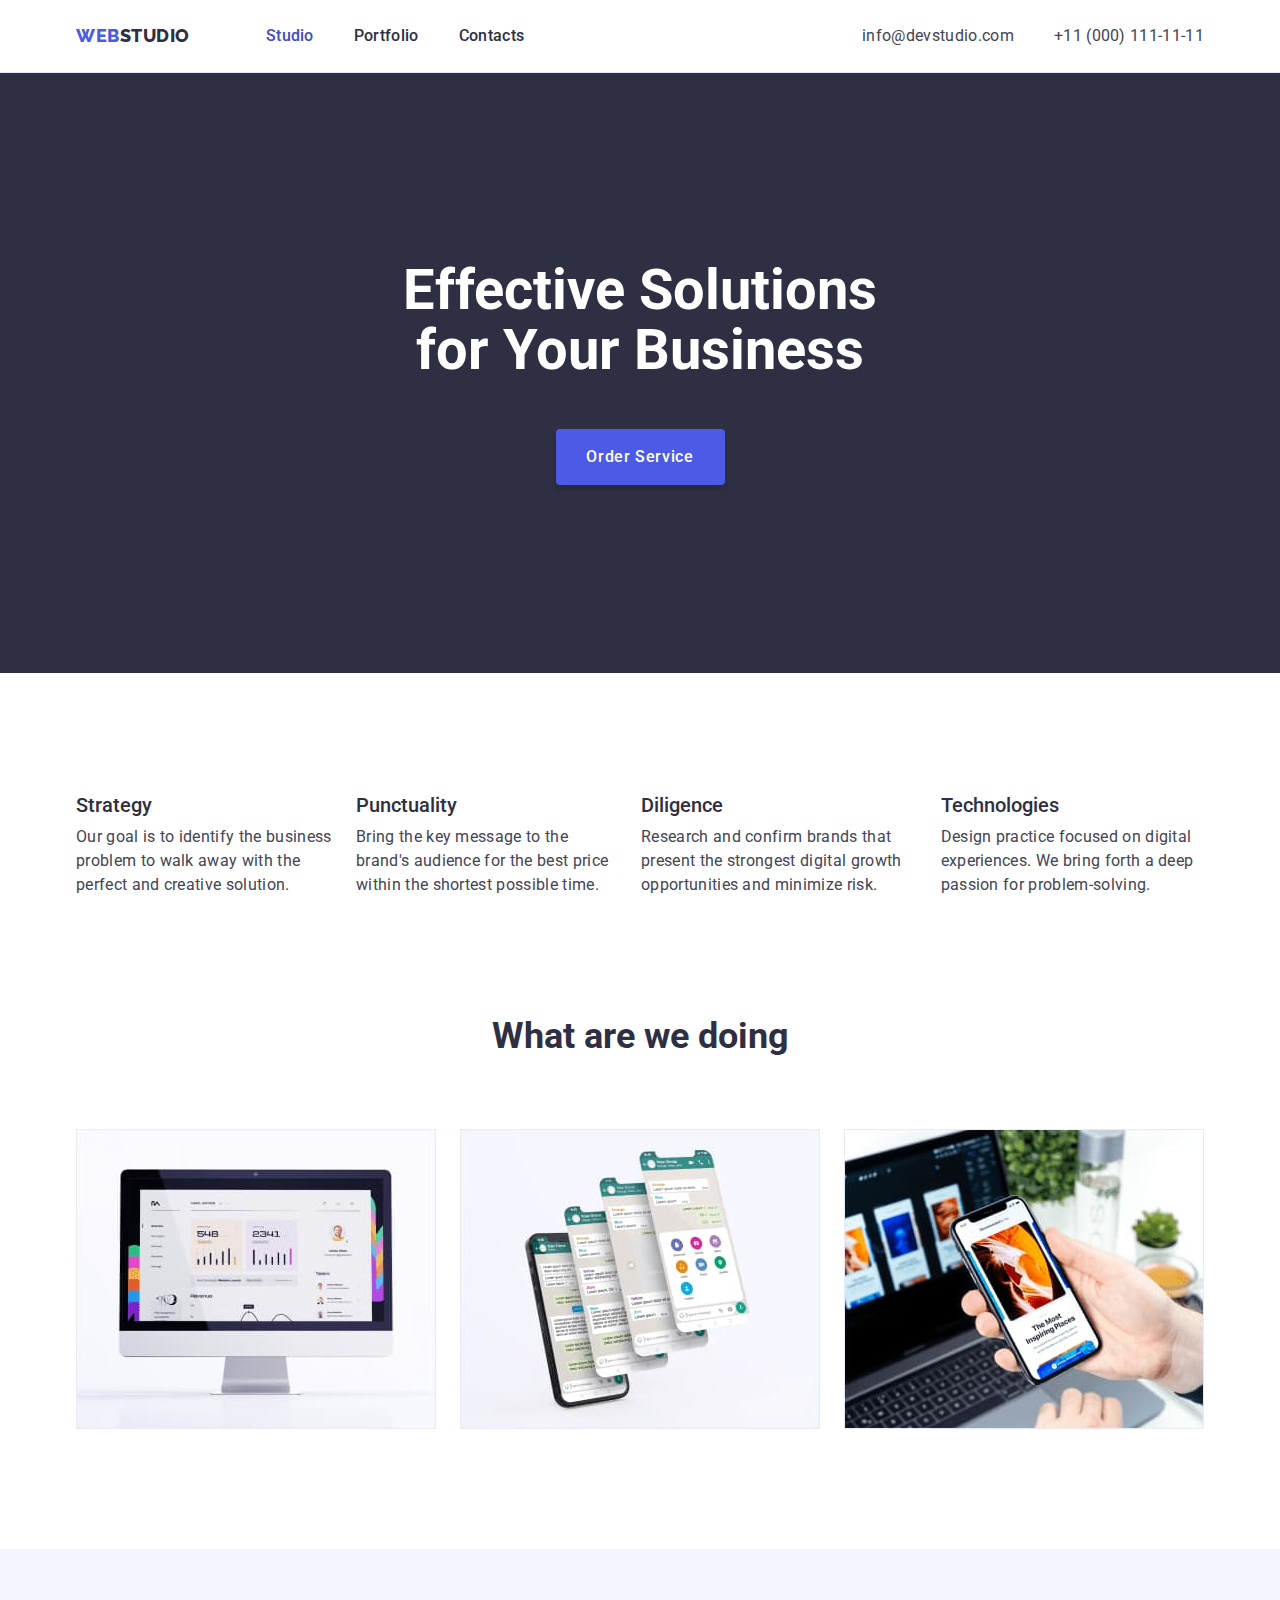
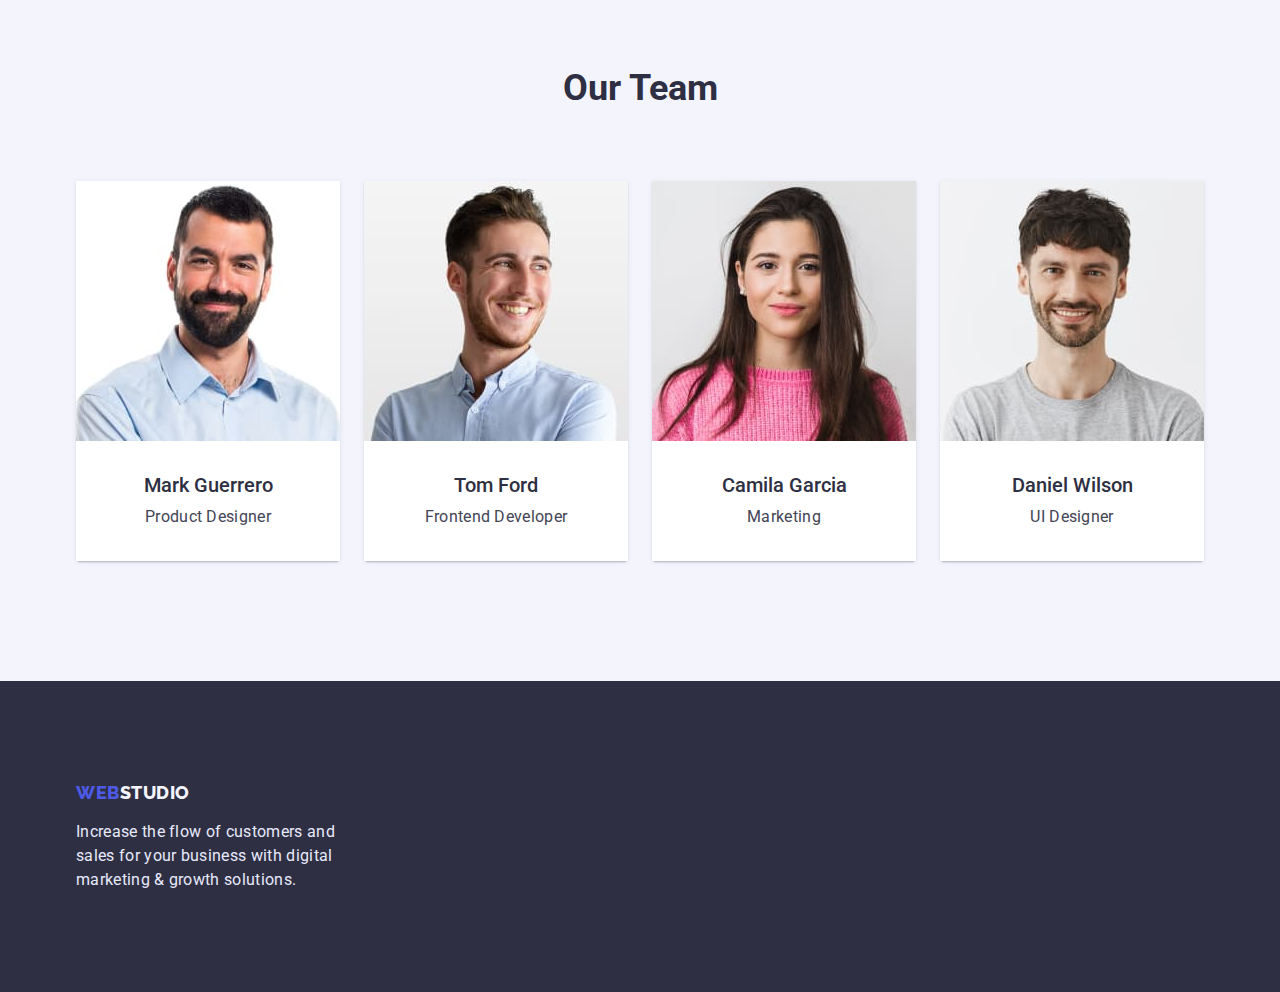
<file: index.html>
<!DOCTYPE html>
<html lang="en">

<head>
    <meta charset="UTF-8">
    <meta http-equiv="X-UA-Compatible" content="IE=edge">
    <meta name="viewport" content="width=device-width, initial-scale=1.0">
    <title>WebStudio</title>
    <link rel="stylesheet"
        href="https://cdnjs.cloudflare.com/ajax/libs/modern-normalize/1.1.0/modern-normalize.min.css">
    <link rel="preconnect" href="https://fonts.googleapis.com">
    <link rel="preconnect" href="https://fonts.gstatic.com" crossorigin>
    <link href="https://fonts.googleapis.com/css2?family=Raleway:wght@800&family=Roboto:wght@400;500;700&display=swap"
        rel="stylesheet">
    <link rel="stylesheet" href="./css/styles.css">
</head>

<!-- Main page -->

<body>

    <!-- Navigation -->
    <header class="header">

        <div class="container header-container">
            <nav class="header-navigation">
                <a href="./index.html" class="header-logo">Web<span class="logo-item">Studio</span></a>

                <ul class="site-nav list">
                    <li><a href="./index.html" class="link current">Studio</a></li>
                    <li><a href="./portfolio.html" class="link">Portfolio</a></li>
                    <li><a href="" class="link">Contacts</a></li>
                </ul>

            </nav>

            <address>
                <ul class="address-list list">
                    <li>
                        <a href="mailto:info@devstudio.com" class="link">info@devstudio.com</a>
                    </li>
                    <li>
                        <a href="tel:+110001111111" class="link">+11 (000) 111-11-11</a>

                    </li>
                </ul>
            </address>

        </div>

    </header>

    <main>

        <!-- section_1 Hero-->
        <section class="hero">

            <div class="hero-container">
                <h1 class="hero-title">Effective Solutions for Your Business</h1>
                <button type="button" class="hero-btn">Order Service</button>
            </div>

        </section>

        <!-- section_2 features-->

        <section class="features-section">

            <div class="container features-container">

                <h2 class="section-title visually-hidden">Features</h2>

                <ul class="feature-list list">
                    <li>
                        <h3 class="title">Strategy</h3>
                        <p class="text">Our goal is to identify the business problem to walk away with the perfect and
                            creative solution.
                        </p>
                    </li>
                    <li>
                        <h3 class="title">Punctuality</h3>
                        <p class="text">Bring the key message to the brand's audience for the best price within the
                            shortest
                            possible
                            time.
                        </p>
                    </li>
                    <li>
                        <h3 class="title">Diligence</h3>
                        <p class="text">Research and confirm brands that present the strongest digital growth
                            opportunities
                            and minimize
                            risk.</p>
                    </li>
                    <li>
                        <h3 class="title">Technologies</h3>
                        <p class="text">Design practice focused on digital experiences. We bring forth a deep passion
                            for
                            problem-solving.
                        </p>
                    </li>
                </ul>

            </div>

        </section>

        <!-- section_3 -->

        <section class="activities-section">

            <div class="container">

                <h2 class="section-title">What are we doing</h2>

                <ul class="activities-list list ">
                    <li>
                        <img src="./images/Rectangle_1.jpg" alt="computer monitor" width="360">
                    </li>
                    <li>
                        <img src="./images/Rectangle_2.jpg" alt="smartphones" width="360">
                    </li>
                    <li>
                        <img src="./images/Rectangle_3.jpg" alt="smartphone in hand" width="360">
                    </li>
                </ul>
            </div>

        </section>

        <!-- section_4 Our Team -->

        <section class="team-section">

            <div class="container">

                <h2 class="section-title">Our Team</h2>

                <ul class="team-list list">
                    <li class="team-item">
                        <img src="./images/img_0.jpg" alt="foto Mark Guerrero" width="264">
                        <div class="card-wraper">
                            <h3 class="title">Mark Guerrero</h3>
                            <p class="text">Product Designer</p>
                        </div>
                    </li>
                    <li class="team-item">
                        <img src="./images/img_1.jpg" alt="foto Tom Ford" width="264">
                        <div class="card-wraper">
                            <h3 class="title">Tom Ford</h3>
                            <p class="text">Frontend Developer</p>
                        </div>
                    </li>
                    <li class="team-item">
                        <img src="./images/img_2.jpg" alt="foto Camila Garcia" width="264">
                        <div class="card-wraper">
                            <h3 class="title">Camila Garcia</h3>
                            <p class="text">Marketing</p>
                        </div>
                    </li>
                    <li class="team-item">
                        <img src="./images/img_3.jpg" alt="foto Daniel Wilson" width="264">
                        <div class="card-wraper">
                            <h3 class="title">Daniel Wilson</h3>
                            <p class="text">UI Designer</p>
                        </div>
                    </li>
                </ul>

            </div>

        </section>

    </main>


    <!-- footer -->

    <footer class="footer">

        <div class="container footer-container">
            <a href="./index.html" class="footer-logo">Web<span class="logo-item">Studio</span></a>
            <p class="text">Increase the flow of customers and sales for your business with digital marketing & growth
                solutions.</p>
        </div>

    </footer>

</body>

</html>
</file>
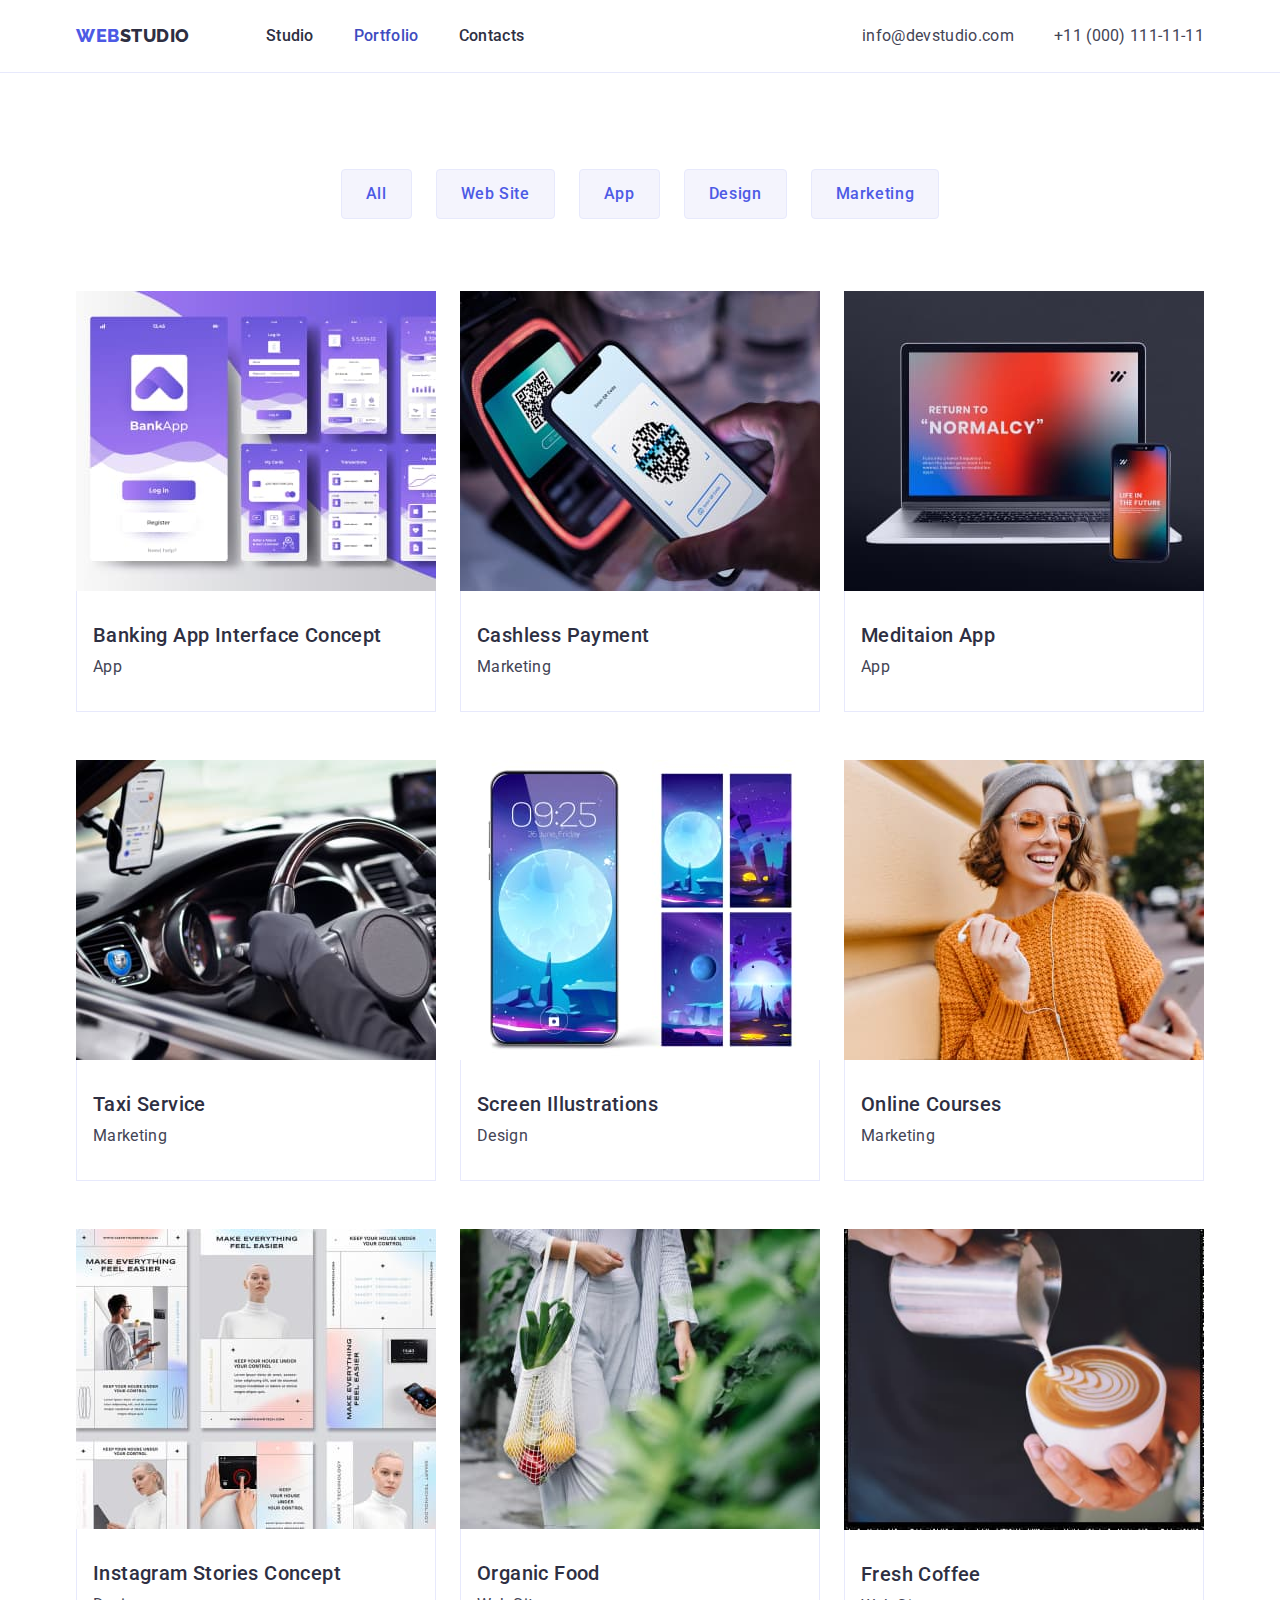
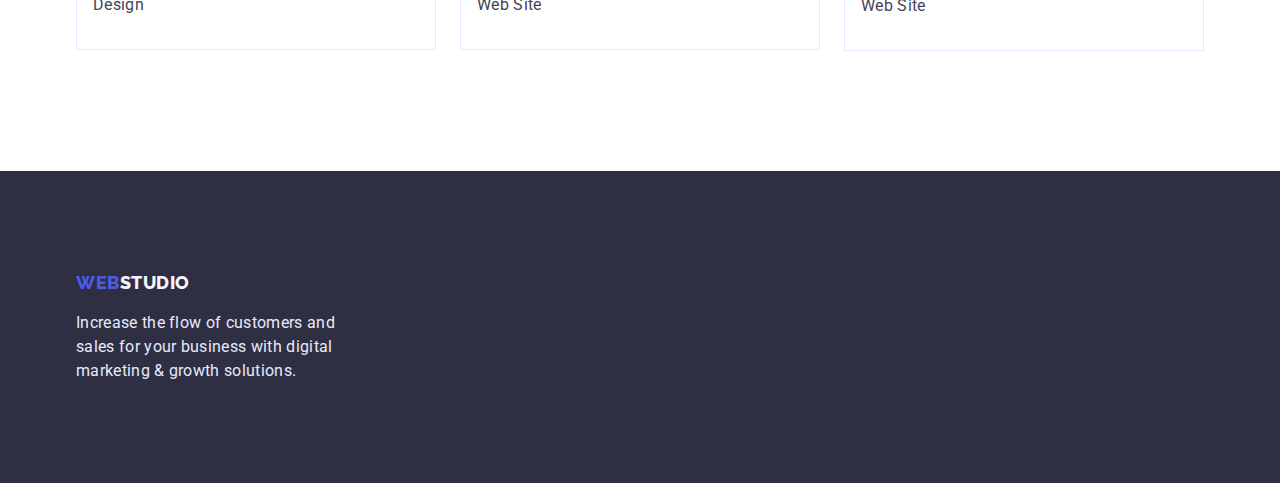
<file: portfolio.html>
<!DOCTYPE html>
<html lang="en">

<head>
    <meta charset="UTF-8">
    <meta http-equiv="X-UA-Compatible" content="IE=edge">
    <meta name="viewport" content="width=device-width, initial-scale=1.0">
    <title>WebStudio</title>
    <link rel="stylesheet"
        href="https://cdnjs.cloudflare.com/ajax/libs/modern-normalize/1.1.0/modern-normalize.min.css">
    <link rel="preconnect" href="https://fonts.googleapis.com">
    <link rel="preconnect" href="https://fonts.gstatic.com" crossorigin>
    <link href="https://fonts.googleapis.com/css2?family=Raleway:wght@800&family=Roboto:wght@400;500;700&display=swap"
        rel="stylesheet">
    <link rel="stylesheet" href="./css/styles.css">
</head>


<!-- Portfolio -->

<body>

    <!-- Page header -->

    <header class="header">

        <div class="container header-container">

            <nav class="header-navigation">
                <a href="./index.html" class="header-logo">Web<span class="logo-item">Studio</span></a>

                <ul class="site-nav list">
                    <li><a href="./index.html" class="link">Studio</a></li>
                    <li><a href="./portfolio.html" class="link current">Portfolio</a></li>
                    <li><a href="" class="link">Contacts</a></li>
                </ul>
            </nav>

            <address>
                <ul class="address-list list">
                    <li>
                        <a href="mailto:info@devstudio.com" class="link">info@devstudio.com</a>
                    </li>
                    <li>
                        <a href="tel:+110001111111" class="link">+11 (000) 111-11-11</a>

                    </li>
                </ul>
            </address>

        </div>

    </header>

    <main>
        <!-- Filters -->

        <section class="filters">



            <h1 class="visually-hidden">Filters</h1>

            <ul class="filters-list list ">
                <li><button type="button" class="filters-btn btn">All</button></li>
                <li><button type="button" class="filters-btn btn">Web Site</button></li>
                <li><button type="button" class="filters-btn btn">App</button></li>
                <li><button type="button" class="filters-btn btn">Design</button></li>
                <li><button type="button" class="filters-btn btn">Marketing</button></li>
            </ul>

            <div class="container cards-container">
                <!-- List of cards -->

                <ul class="cards-list list">

                    <!-- Row-1 -->

                    <li class="cards-list-item">
                        <a href="" class="item-link link">
                            <img src="./images/img_4.jpg" alt="multiple site pages" width="360">

                            <div class="cards-wraper cards-border">
                                <h2 class="cards-title">Banking App Interface Concept</h2>
                                <p class="cards-text">App</p>
                            </div>
                        </a>

                    </li>
                    <li class="cards-list-item">
                        <a href="" class="item-link link">
                            <img src="./images/img_5.jpg" alt="Smartphone reads QR code" width="360">

                            <div class="card-wraper cards-border">
                                <h2 class="cards-title">Cashless Payment</h2>
                                <p class="cards-text">Marketing</p>
                            </div>
                        </a>

                    </li>
                    <li class="cards-list-item">
                        <a href="" class="item-link link">
                            <img src="./images/img_6.jpg" alt="Laptop and smartphone" width="360">

                            <div class="card-wraper cards-border">
                                <h2 class="cards-title">Meditaion App</h2>
                                <p class="cards-text">App</p>
                            </div>
                        </a>

                    </li>

                    <!-- Row-2 -->

                    <li class="cards-list-item">
                        <a href="" class="item-link link">
                            <img src="./images/img_7.jpg" alt="Driver's car cab" width="360">

                            <div class="card-wraper cards-border">
                                <h2 class="cards-title">Taxi Service</h2>
                                <p class="cards-text">Marketing</p>
                            </div>
                        </a>

                    </li>
                    <li class="cards-list-item">
                        <a href="" class="item-link link">
                            <img src="./images/img_8.jpg" alt="Smartphone screen" width="360">

                            <div class="card-wraper cards-border">
                                <h2 class="cards-title">Screen Illustrations</h2>
                                <p class="cards-text">Design</p>
                            </div>
                        </a>

                    </li>
                    <li class="cards-list-item">
                        <a href="" class="item-link link">
                            <img src="./images/img_9.jpg" alt="Girl with a phone in her hands" width="360">

                            <div class="card-wraper cards-border">
                                <h2 class="cards-title">Online Courses</h2>
                                <p class="cards-text">Marketing</p>
                            </div>
                        </a>

                    </li>

                    <!-- Row-3 -->

                    <li class="cards-list-item">
                        <a href="" class="item-link link">
                            <img src="./images/img_10.jpg" alt="Content web pages" width="360">

                            <div class="card-wraper cards-border">
                                <h2 class="cards-title">Instagram Stories Concept</h2>
                                <p class="cards-text">Design</p>
                            </div>
                        </a>
                    </li>
                    <li>
                        <a href="" class="item-link link">
                            <img src="./images/img_11.jpg" alt="Woman with grocery bag" width="360">

                            <div class="card-wraper cards-border">
                                <h2 class="cards-title">Organic Food</h2>
                                <p class="cards-text">Web Site</p>
                            </div>
                        </a>

                    </li>
                    <li class="cards-list-item">
                        <a href="" class="item-link link">
                            <img src="./images/img_12.jpg" alt="A cup of coffee" width="360">

                            <div class="card-wraper cards-border">
                                <h2 class="cards-title">Fresh Coffee</h2>
                                <p class="cards-text">Web Site</p>
                            </div>
                        </a>

                    </li>

                </ul>

            </div>

        </section>

    </main>

    <!-- footer -->

    <footer class="footer">

        <div class="container footer-container">
            <a href="./index.html" class="footer-logo">Web<span class="logo-item">Studio</span></a>
            <p class="text">Increase the flow of customers and sales for your business with digital marketing & growth
                solutions.</p>
        </div>

    </footer>
</body>

</html>
</file>
<file: css/styles.css>
/*---------------------------------------------------------------- MAIN STYLES ----------------------------------------------------------------*/

:root {
  --primary-text-color: #434455;
  --title-text-color: #2e2f42;
  --accent-color: #404bbf;
  --primary-brand-color: #4d5ae5;
  --light-color: #f4f4fd;
  --white-color: #ffffff;
  --subtle-backgrounds-color: #e7e9fc;
}

body {
  background-color: var(--white-color);
  color: var(--primary-text-color);
  font-family: Roboto, sans-serif;
}

ul {
  list-style: none;
  margin: 0;
  padding-left: 0;
}

.link {
  text-decoration: none;
}

button {
  border: none;
  cursor: pointer;
}

p,
h1,
h2,
h3,
h4,
h5,
h6 {
  margin: 0;
}

img {
  display: block;
}

.container {
  width: 1158px;
  padding-left: 15px;
  padding-right: 15px;
  margin: 0 auto;
}

/*---------------------------------------------------------------- HEADER ----------------------------------------------------------------*/

.header {
  padding-top: 24px;
  padding-bottom: 24px;
  border-bottom: 1px solid var(--subtle-backgrounds-color);
}

.header-logo {
  color: var(--primary-brand-color);
  font-family: Raleway, sans-serif;
  font-weight: 800;
  font-size: 18px;
  line-height: 1.3;
  text-transform: uppercase;
  letter-spacing: 0.03em;
  text-decoration: none;

  margin-right: 76px;
}

.logo-item {
  color: var(--title-text-color);
}

.header-navigation {
  display: flex;
  align-items: center;
  margin-right: auto;
}

.site-nav .link {
  color: var(--title-text-color);
  font-weight: 500;
  font-size: 16px;
  line-height: 1.5;
  letter-spacing: 0.02em;
}

.site-nav {
  display: flex;
  gap: 40px;
}

.address-list .link {
  font-style: normal;
  color: var(--primary-text-color);
  font-size: 16px;
  line-height: 1.5;
  letter-spacing: 0.02em;
}

.address-list {
  display: flex;
  gap: 40px;
}

.header-container {
  display: flex;
  align-items: center;
}

.site-nav .link:hover,
.site-nav .link:focus,
.link.current {
  color: var(--accent-color);
}

/*---------------------------------------------------------------- HERO ----------------------------------------------------------------*/

.hero {
  background-color: var(--title-text-color);
  padding-top: 188px;
  padding-bottom: 188px;
}

.hero-container {
  width: 496px;
  margin-left: auto;
  margin-right: auto;
}

.hero-title {
  color: var(--white-color);
  font-weight: 700;
  font-size: 56px;
  text-align: center;
  line-height: 1.07;
  margin-bottom: 48px;
  text-align: center;
}

.hero-btn {
  font-family: inherit;
  background-color: var(--primary-brand-color);
  color: var(--white-color);
  font-weight: 500;
  font-size: 16px;
  line-height: 1.5;
  letter-spacing: 0.04em;

  display: block;
  margin: 0 auto;
  width: 169px;
  height: 56px;
  box-shadow: 0px 4px 4px rgba(0, 0, 0, 0.15);
  border-radius: 4px;
}

.hero-btn:hover,
.hero-btn:focus {
  background-color: var(--accent-color);
}

/*---------------------------------------------------------------- FEATURES ----------------------------------------------------------------*/

.visually-hidden {
  position: absolute;
  white-space: nowrap;
  width: 1px;
  height: 1px;
  overflow: hidden;
  border: 0;
  padding: 0;
  clip: rect(0 0 0 0);
  clip-path: inset(50%);
  margin: -1px;
}

.section-title {
  color: var(--title-text-color);
  font-weight: 700;
  font-size: 36px;
  line-height: 1.11;
  text-align: center;
}

.features-section {
  padding-top: 120px;
  padding-bottom: 120px;
}

.feature-list {
  display: flex;
  gap: 24px;
}

.feature-list .title {
  color: var(--title-text-color);
  font-weight: 500;
  font-size: 20px;
  line-height: 1.2;

  margin-bottom: 8px;
}

.feature-list .text {
  line-height: 1.5;
  letter-spacing: 0.02em;
}

.activities-section {
  padding-bottom: 120px;
}

.activities-list {
  display: flex;
  gap: 24px;
  margin-top: 72px;
}

/*---------------------------------------------------------------- OUR TEAM ----------------------------------------------------------------*/

.team-section {
  background-color: var(--light-color);
  padding-bottom: 120px;
  padding-top: 120px;
}

.team-list .title {
  color: var(--title-text-color);
  font-weight: 500;
  font-size: 20px;
  line-height: 1.2;
  text-align: center;
}

.team-list .text {
  line-height: 1.5;
  letter-spacing: 0.02em;
  margin-top: 8px;
  font-size: 16px;
  text-align: center;
}

.team-list {
  display: flex;
  margin-top: 72px;
  flex-wrap: wrap;
  gap: 24px;
}

.card-wraper {
  padding: 32px 16px;
  background-color: var(--white-color);
}

.team-item {
  box-shadow: 0px 1px 6px rgb(46 47 66 / 8%), 0px 1px 1px rgb(46 47 66 / 16%),
    0px 2px 1px rgb(46 47 66 / 8%);
  border-radius: 0px 0px 4px 4px;
  flex-basis: calc((100% - 3 * 24px) / 4);
}

/*---------------------------------------------------------------- FOOTER ----------------------------------------------------------------*/

footer {
  background-color: var(--title-text-color);
  padding-top: 100px;
  padding-bottom: 100px;
}

.footer-logo {
  color: var(--primary-brand-color);
  font-family: Raleway, sans-serif;
  font-weight: 800;
  font-size: 18px;
  line-height: 1.3;
  text-transform: uppercase;
  letter-spacing: 0.03em;
  text-decoration: none;
}

.footer-logo .logo-item {
  color: var(--light-color);
}

footer .text {
  color: var(--subtle-backgrounds-color);
  font-size: 16px;
  line-height: 1.5;
  letter-spacing: 0.02em;
}

.footer-container .text {
  width: 264px;
  margin-top: 16px;
}

/*---------------------------------------------------------------- PORTFOLIO ----------------------------------------------------------------*/

.filters {
  padding-top: 96px;
  padding-bottom: 120px;
}

.filters-list {
  display: flex;
  flex-wrap: wrap;
  justify-content: center;
  gap: 24px;
}

.btn {
  border: 1px solid var(--subtle-backgrounds-color);
  padding: 12px 24px;
  border-radius: 4px;
}

.filters-list .filters-btn {
  color: var(--primary-brand-color);
  background: var(--light-color);
  font-family: Roboto, sans-serif;
  font-weight: 500;
  font-size: 16px;
  line-height: 1.5;
  letter-spacing: 0.04em;
}

.filters-list .filters-btn:hover,
.filters-list .filters-btn:focus {
  color: var(--white-color);
  background: var(--accent-color);
  box-shadow: 0px 3px 1px rgba(0, 0, 0, 0.1), 0px 2px 1px rgba(0, 0, 0, 0.08),
    0px 2px 2px rgba(0, 0, 0, 0.12);
  border-color: transparent;
}

/*---------------------------------------------------------------- LIST OF CARDS ----------------------------------------------------------------*/

.cards-title {
  font-family: Roboto, sans-serif;
  color: var(--title-text-color);
  font-weight: 500;
  font-size: 20px;
  line-height: 1.2;
  letter-spacing: 0.02em;
}

.cards-text {
  font-family: Roboto, sans-serif;
  color: var(--primary-text-color);
  font-size: 16px;
  line-height: 1.5;
  letter-spacing: 0.02em;
  margin-top: 8px;
}

.cards-container {
  display: block;
  flex-wrap: wrap;
  gap: 48px 24px;
}

.cards-list-item {
  color: var(--white-color);
  flex-basis: calc((100% - 2 * 24px) / 3);
}

.item-link {
  display: block;
  width: 100%;
  height: 100%;
}

.cards-list {
  display: flex;
  flex-wrap: wrap;
  margin-top: 72px;
  gap: 48px 24px;
}

.cards-wraper {
  padding: 32px 16px;
}

.cards-border {
  border-left: 1px solid var(--subtle-backgrounds-color);
  border-right: 1px solid var(--subtle-backgrounds-color);
  border-bottom: 1px solid var(--subtle-backgrounds-color);
}
</file>
